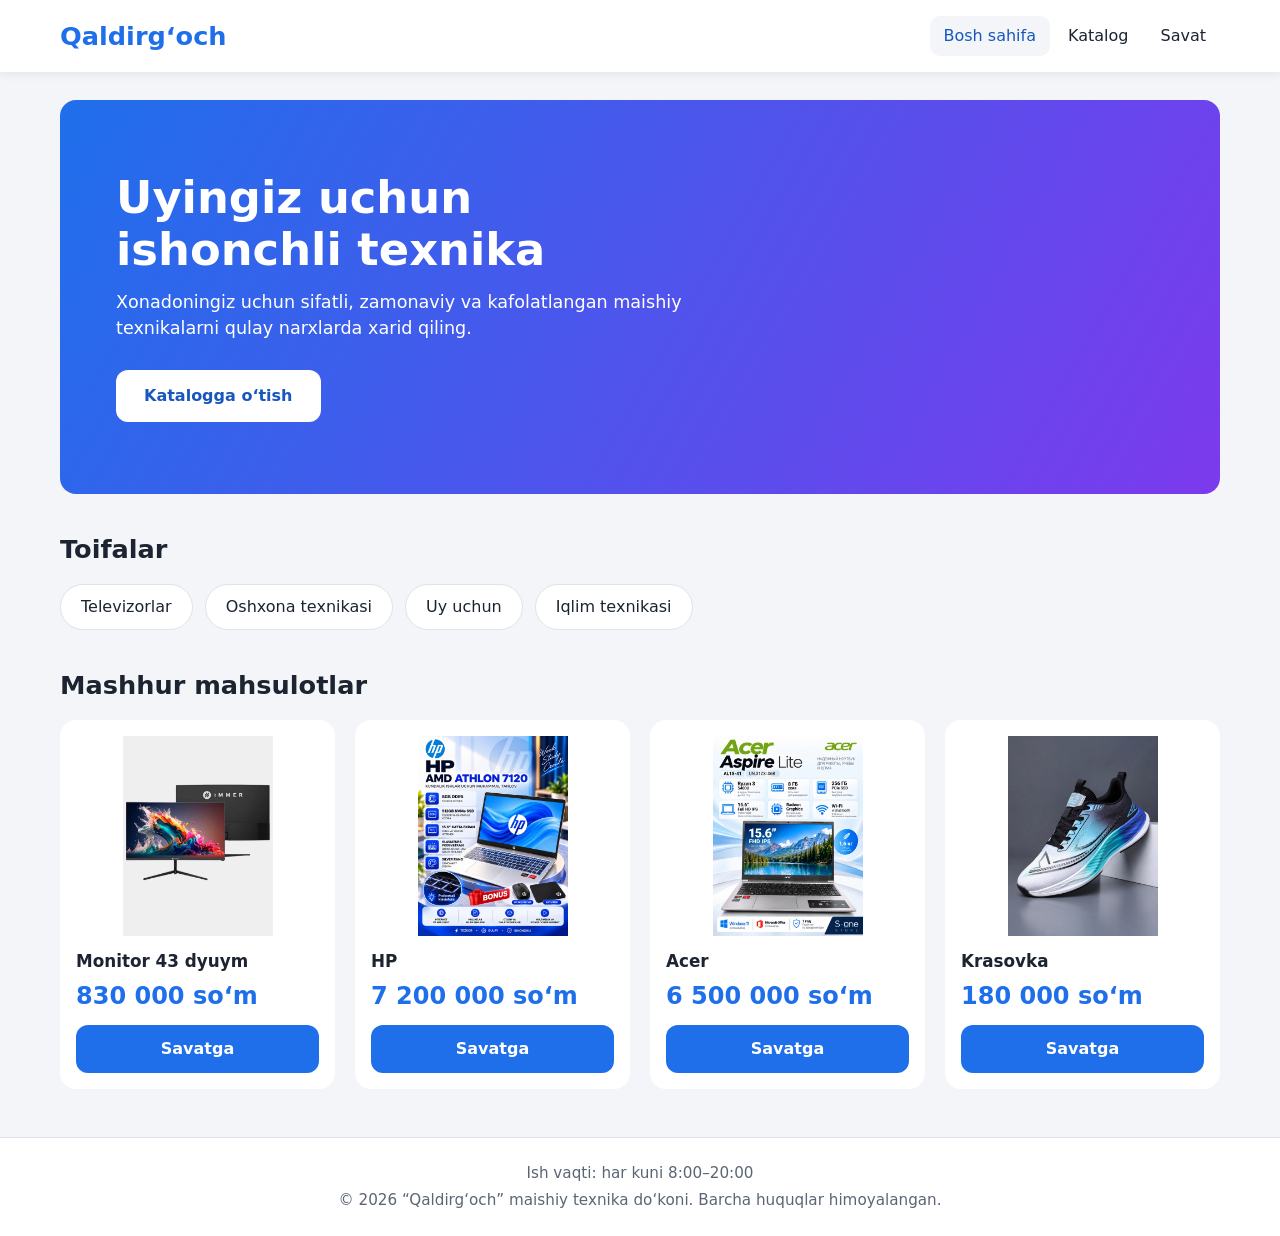
<file: index.html>
<!DOCTYPE html>
<html lang="uz">
<head>
    <meta charset="UTF-8">
    <meta name="viewport" content="width=device-width, initial-scale=1.0">
    <title>Qaldirg‘och — Maishiy texnika do‘koni</title>
    <link rel="stylesheet" href="style.css">
</head>
<body>

    <!-- Header qismi -->
    <header class="header">
        <h1 class="logo"><a href="index.html">Qaldirg‘och</a></h1>
        <nav>
            <ul class="menyu">
                <li><a href="index.html" aria-current="page">Bosh sahifa</a></li>
                <li><a href="katalog.html">Katalog</a></li>
                <li><a href="savat.html">Savat</a></li>
            </ul>
        </nav>
    </header>

    <!-- Asosiy mazmun -->
    <main class="asosiy">
        <!-- Banner bo'limi -->
        <section class="banner">
            <h2 class="banner-sarlavha">Uyingiz uchun ishonchli texnika</h2>
            <p class="banner-matn">Xonadoningiz uchun sifatli, zamonaviy va kafolatlangan maishiy texnikalarni qulay narxlarda xarid qiling.</p>
            <a class="banner-tugma" href="katalog.html">Katalogga o‘tish</a>
        </section>

        <!-- Toifalar bo'limi -->
        <section class="bolim">
            <h2 class="bolim-sarlavha">Toifalar</h2>
            <ul class="toifalar">
                <li><a href="katalog.html?category=televizorlar">Televizorlar</a></li>
                <li><a href="katalog.html?category=oshxona">Oshxona texnikasi</a></li>
                <li><a href="katalog.html?category=uy-uchun">Uy uchun</a></li>
                <li><a href="katalog.html?category=iqlim">Iqlim texnikasi</a></li>
            </ul>
        </section>

        <!-- Mashhur mahsulotlar bo'limi -->
        <section class="bolim">
            <h2 class="bolim-sarlavha">Mashhur mahsulotlar</h2>

            <div class="mahsulotlar">
                <!-- 1-mahsulot -->
                <article class="kartochka">
                    <img class="kartochka-rasm" src="rasmlar/monitor.png" alt="Monitor 43 dyuym" width="250">
                    <h3 class="kartochka-nomi">Monitor 43 dyuym</h3>
                    <p class="narx">830 000 so‘m</p>
                    <button class="tugma" type="button">Savatga</button>
                </article>

                <!-- 2-mahsulot -->
                <article class="kartochka">
                    <img class="kartochka-rasm" src="rasmlar/hp.png" alt="HP noutbuki" width="250">
                    <h3 class="kartochka-nomi">HP</h3>
                    <p class="narx">7 200 000 so‘m</p>
                    <button class="tugma" type="button">Savatga</button>
                </article>

                <!-- 3-mahsulot -->
                <article class="kartochka">
                    <img class="kartochka-rasm" src="rasmlar/acer-8-256.png" alt="Acer noutbuki" width="250">
                    <h3 class="kartochka-nomi">Acer</h3>
                    <p class="narx">6 500 000 so‘m</p>
                    <button class="tugma" type="button">Savatga</button>
                </article>

                <!-- 4-mahsulot -->
                <article class="kartochka">
                    <img class="kartochka-rasm" src="rasmlar/krasovka.png" alt="Krasovka" width="250">
                    <h3 class="kartochka-nomi">Krasovka</h3>
                    <p class="narx">180 000 so‘m</p>
                    <button class="tugma" type="button">Savatga</button>
                </article>
            </div>
        </section>
    </main>

    <!-- Footer qismi -->
    <footer class="footer">
        <p>Ish vaqti: har kuni 8:00–20:00</p>
        <p>&copy; 2026 “Qaldirg‘och” maishiy texnika do‘koni. Barcha huquqlar himoyalangan.</p>
    </footer>

</body>
</html>
</file>
<file: style.css>
/* ===== Ranglar va umumiy o‘lchamlar ===== */
:root {
    --asosiy: #1F6FEB;
    --asosiy-toq: #1858BD;
    --binafsha: #7C3AED;
    --fon: #F3F5F8;
    --oq: #FFFFFF;
    --matn: #1B2430;
    --matn-och: #5B6675;
    --chegara: #DDE3EA;

    --radius: 16px;
    --soya: 0 2px 10px rgba(27, 36, 48, 0.08);
    --soya-katta: 0 12px 28px rgba(27, 36, 48, 0.16);
    --kenglik: 1200px;
}

/* ===== Umumiy sozlamalar ===== */
* {
    box-sizing: border-box;
    margin: 0;
    padding: 0;
}

body {
    display: flex;
    flex-direction: column;
    min-height: 100vh;
    background: var(--fon);
    color: var(--matn);
    font-family: system-ui, -apple-system, "Segoe UI", Roboto, Arial, sans-serif;
    line-height: 1.5;
}

a {
    color: inherit;
    text-decoration: none;
}

ul {
    list-style: none;
}

/* Klaviatura bilan yurganda tanlangan element ko‘rinib tursin */
a:focus-visible,
button:focus-visible {
    outline: 3px solid var(--asosiy);
    outline-offset: 3px;
}

/* ===== Header: logo chapda, menyu o‘ngda ===== */
.header {
    display: flex;
    justify-content: space-between;
    align-items: center;
    gap: 12px 24px;
    /* Fon butun ekranda, mazmun esa 1200px ichida turadi */
    padding: 16px max(20px, calc((100% - var(--kenglik)) / 2 + 20px));
    background: var(--oq);
    box-shadow: var(--soya);
}

.logo {
    color: var(--asosiy);
    font-size: 1.6rem;
    line-height: 1.2;
}

.menyu {
    display: flex;
    flex-wrap: wrap;
    gap: 4px;
}

.menyu a {
    display: block;
    padding: 8px 14px;
    border-radius: 10px;
    font-weight: 500;
    transition: background-color 0.2s, color 0.2s;
}

.menyu a:hover,
.menyu a[aria-current="page"] {
    background: var(--fon);
    color: var(--asosiy-toq);
}

/* ===== Asosiy qism va bo‘limlar ===== */
.asosiy {
    flex: 1;
    width: 100%;
    max-width: var(--kenglik);
    margin: 0 auto;
    padding: 28px 20px 48px;
}

.bolim {
    margin-top: 40px;
}

.bolim:first-child {
    margin-top: 0;
}

.bolim-sarlavha {
    margin-bottom: 18px;
    font-size: 1.6rem;
    line-height: 1.25;
}

/* ===== Banner: ko‘kdan binafsharangga o‘tadigan fon ===== */
.banner {
    padding: 72px 56px;
    border-radius: var(--radius);
    background: linear-gradient(120deg, var(--asosiy), var(--binafsha));
    color: var(--oq);
}

.banner-sarlavha {
    max-width: 18ch;
    margin-bottom: 14px;
    font-size: 2.8rem;
    line-height: 1.15;
    text-wrap: balance;
}

.banner-matn {
    max-width: 52ch;
    margin-bottom: 28px;
    font-size: 1.1rem;
}

.banner-tugma {
    display: inline-block;
    padding: 14px 28px;
    border-radius: 12px;
    background: var(--oq);
    color: var(--asosiy-toq);
    font-weight: 600;
    transition: box-shadow 0.2s;
}

.banner-tugma:hover {
    box-shadow: 0 8px 20px rgba(0, 0, 0, 0.25);
}

.banner-tugma:focus-visible {
    outline-color: var(--oq);
}

/* ===== Toifalar: yumaloq “tabletkalar” ===== */
.toifalar {
    display: flex;
    flex-wrap: wrap;
    gap: 12px;
}

.toifalar a {
    display: block;
    padding: 10px 20px;
    border: 1px solid var(--chegara);
    border-radius: 999px;
    background: var(--oq);
    font-weight: 500;
    transition: background-color 0.2s, border-color 0.2s, color 0.2s;
}

.toifalar a:hover {
    border-color: var(--asosiy);
    background: var(--asosiy);
    color: var(--oq);
}

/* ===== Mahsulotlar to‘ri: ustunlar soni ekranga qarab o‘zgaradi ===== */
.mahsulotlar {
    display: grid;
    grid-template-columns: repeat(auto-fill, minmax(min(240px, 100%), 1fr));
    gap: 20px;
}

/* ===== Mahsulot kartochkasi ===== */
.kartochka {
    display: flex;
    flex-direction: column;
    padding: 16px;
    border-radius: var(--radius);
    background: var(--oq);
    transition: box-shadow 0.2s;
}

.kartochka:hover {
    box-shadow: var(--soya-katta);
}

.kartochka-rasm {
    width: 100%;
    height: 200px;
    margin-bottom: 14px;
    object-fit: contain;
    color: var(--matn-och);
    font-size: 0.9rem;
}

.kartochka-nomi {
    font-size: 1.05rem;
    line-height: 1.35;
}

.kartochka-toifa {
    margin-top: 4px;
    color: var(--matn-och);
    font-size: 0.9rem;
}

/* margin-top: auto — narx va tugma barcha kartochkalarda bir chiziqda turadi */
.narx {
    margin-top: auto;
    padding: 10px 0 14px;
    color: var(--asosiy);
    font-size: 1.5rem;
    font-weight: 700;
    line-height: 1.2;
    white-space: nowrap;
}

.tugma {
    width: 100%;
    padding: 12px 16px;
    border: none;
    border-radius: 12px;
    background: var(--asosiy);
    color: var(--oq);
    font: inherit;
    font-weight: 600;
    cursor: pointer;
    transition: background-color 0.2s;
}

.tugma:hover {
    background: var(--asosiy-toq);
}

/* ===== Footer ===== */
.footer {
    padding: 24px 20px;
    border-top: 1px solid var(--chegara);
    background: var(--oq);
    color: var(--matn-och);
    font-size: 0.95rem;
    text-align: center;
}

.footer p + p {
    margin-top: 4px;
}

/* ===== Telefon: 600px dan tor ekranlar ===== */
@media (max-width: 599.98px) {
    .header {
        flex-direction: column;
        padding: 14px 16px;
    }

    .menyu {
        justify-content: center;
    }

    .menyu a {
        padding: 10px 12px;
    }

    .asosiy {
        padding: 16px 16px 36px;
    }

    .bolim {
        margin-top: 30px;
    }

    .bolim-sarlavha {
        font-size: 1.35rem;
    }

    .banner {
        padding: 32px 22px;
    }

    .banner-sarlavha {
        font-size: 1.75rem;
    }

    .banner-matn {
        margin-bottom: 20px;
        font-size: 1rem;
    }

    .banner-tugma {
        padding: 12px 22px;
    }

    .toifalar {
        gap: 8px;
    }
}
</file>
